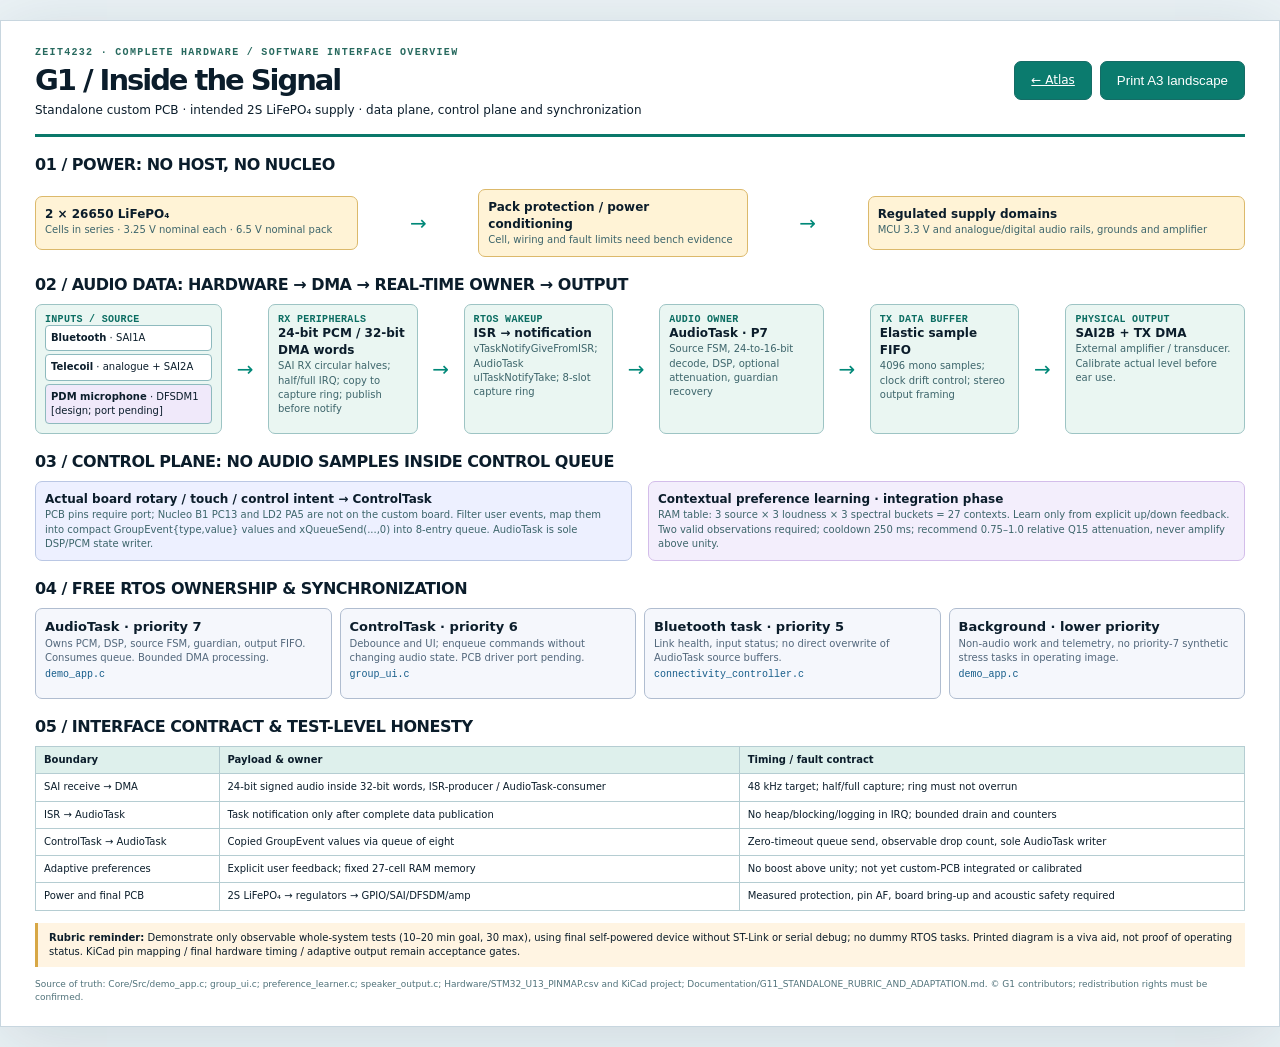
<file: docs/print-architecture.html>
<!doctype html>
<html lang="en">
<head><meta charset="utf-8"><meta name="viewport" content="width=device-width,initial-scale=1">
<title>G1 / Complete System Architecture · A3</title>
<style>
@page{size:A3 landscape;margin:11mm}
*{box-sizing:border-box}
body{background:#ecf3f6;color:#0b1d2b;font:12px/1.43 system-ui,-apple-system,Segoe UI,Arial,sans-serif;margin:0}
.sheet{max-width:1500px;margin:20px auto;background:white;padding:22px 34px;box-shadow:0 12px 70px #143a4b25;border:1px solid #c8d6df}
header{display:flex;justify-content:space-between;align-items:center;padding-bottom:15px;border-bottom:3px solid #0a786a}
header h1{font-size:29px;letter-spacing:-.07em;margin:0}
header span{font:700 10px monospace;letter-spacing:.13em;color:#27695e}
p{margin:0}
h2{font-size:16px;letter-spacing:-.03em;margin:17px 0 7px}
small{font-size:10px}
.row{display:grid;grid-template-columns:1fr 1fr;gap:16px}
.powerbar{display:grid;grid-template-columns:1.2fr .4fr 1fr .4fr 1.4fr;gap:6px;align-items:center;margin:12px 0}
.block{border:1px solid #9dc4c4;border-radius:7px;background:#eaf6f2;min-height:54px;padding:9px}
.block strong{display:block;font-size:12px}
.block span{display:block;color:#3d656b;font-size:10px}
.block.power{background:#fff3d6;border-color:#dcb96b}
.block.control{background:#edf0ff;border-color:#bac7e4}
.block.design{background:#f3eefc;border-color:#d3bdea}
.arrow{text-align:center;font-size:20px;color:#008878}
.audio{display:grid;grid-template-columns:1.25fr .24fr 1fr .24fr 1fr .24fr 1.1fr .24fr 1fr .24fr 1.2fr;gap:5px;align-items:stretch}
.audio .block{min-height:117px}
.audio .arrow{display:grid;place-items:center}
.pill{font:700 10px monospace;color:#0b6d62;letter-spacing:.03em}
.inputs{display:flex;flex-direction:column;gap:3px}
.inputs>div{padding:5px;border:1px solid #8ebabe;border-radius:4px;background:#fff;font-size:10px}
.inputs>.candidate{background:#f0e9fa}
.flow{display:grid;grid-template-columns:repeat(4,minmax(0,1fr));gap:8px}
.t{border:1px solid #b0bdd0;background:#f5f7fc;padding:9px;border-radius:7px;min-height:91px}
.t>strong{display:block;font-size:13px}
.t>span{display:block;color:#52677b;font-size:10px}
.t code{color:#155c89;font-size:10px}
table{width:100%;border-collapse:collapse;font-size:10px}
td,th{padding:6px 8px;border:1px solid #b5cdd2;text-align:left;vertical-align:top}
th{background:#def0ec}
.critical{padding:8px 11px;background:#fff4e2;border-left:3px solid #d7a745;margin-top:12px;font-size:10px}
.fineprint{color:#50727a;font-size:9px;margin-top:11px}
.actions{display:flex;justify-content:space-between;gap:8px}
button,.back{padding:10px 16px;border:1px solid #156c66;border-radius:7px;background:#0b7b6e;color:#fff;cursor:pointer}
@media print{body{background:#fff} .sheet{margin:0;padding:0;border:0;box-shadow:none}.actions{display:none} header{padding-top:0} h1{font-size:27px} h2{margin-top:12px}.audio .block{min-height:108px}}
@media(max-width:900px){.sheet{padding:14px}.audio{display:flex;flex-wrap:wrap}.audio .block{flex:1 1 130px}.row{grid-template-columns:1fr}.flow{grid-template-columns:repeat(2,1fr)}}
</style></head><body><div class="sheet">
<header><div><span>ZEIT4232 · COMPLETE HARDWARE / SOFTWARE INTERFACE OVERVIEW</span><h1>G1 / Inside the Signal</h1><p>Standalone custom PCB · intended 2S LiFePO₄ supply · data plane, control plane and synchronization</p></div><div class="actions"><a class="back" href="./index.html#atlas">← Atlas</a><button onclick="window.print()">Print A3 landscape</button></div></header>
<h2>01 / POWER: NO HOST, NO NUCLEO</h2>
<div class="powerbar"><div class="block power"><strong>2 × 26650 LiFePO₄</strong><span>Cells in series · 3.25 V nominal each · 6.5 V nominal pack</span></div><span class="arrow">→</span><div class="block power"><strong>Pack protection / power conditioning</strong><span>Cell, wiring and fault limits need bench evidence</span></div><span class="arrow">→</span><div class="block power"><strong>Regulated supply domains</strong><span>MCU 3.3 V and analogue/digital audio rails, grounds and amplifier</span></div></div>
<h2>02 / AUDIO DATA: HARDWARE → DMA → REAL-TIME OWNER → OUTPUT</h2>
<div class="audio">
<div class="block"><div class="pill">INPUTS / SOURCE</div><div class="inputs"><div><b>Bluetooth</b> · SAI1A</div><div><b>Telecoil</b> · analogue + SAI2A</div><div class="candidate"><b>PDM microphone</b> · DFSDM1 [design; port pending]</div></div></div>
<div class="arrow">→</div>
<div class="block"><div class="pill">RX PERIPHERALS</div><strong>24-bit PCM / 32-bit DMA words</strong><span>SAI RX circular halves; half/full IRQ; copy to capture ring; publish before notify</span></div>
<div class="arrow">→</div>
<div class="block"><div class="pill">RTOS WAKEUP</div><strong>ISR → notification</strong><span>vTaskNotifyGiveFromISR; AudioTask ulTaskNotifyTake; 8-slot capture ring</span></div>
<div class="arrow">→</div>
<div class="block"><div class="pill">AUDIO OWNER</div><strong>AudioTask · P7</strong><span>Source FSM, 24-to-16-bit decode, DSP, optional attenuation, guardian recovery</span></div>
<div class="arrow">→</div>
<div class="block"><div class="pill">TX DATA BUFFER</div><strong>Elastic sample FIFO</strong><span>4096 mono samples; clock drift control; stereo output framing</span></div>
<div class="arrow">→</div>
<div class="block"><div class="pill">PHYSICAL OUTPUT</div><strong>SAI2B + TX DMA</strong><span>External amplifier / transducer. Calibrate actual level before ear use.</span></div>
</div>
<h2>03 / CONTROL PLANE: NO AUDIO SAMPLES INSIDE CONTROL QUEUE</h2>
<div class="row">
<div class="block control"><strong>Actual board rotary / touch / control intent → ControlTask</strong><span>PCB pins require port; Nucleo B1 PC13 and LD2 PA5 are not on the custom board. Filter user events, map them into compact GroupEvent{type,value} values and xQueueSend(...,0) into 8-entry queue. AudioTask is sole DSP/PCM state writer.</span></div>
<div class="block design"><strong>Contextual preference learning · integration phase</strong><span>RAM table: 3 source × 3 loudness × 3 spectral buckets = 27 contexts. Learn only from explicit up/down feedback. Two valid observations required; cooldown 250 ms; recommend 0.75–1.0 relative Q15 attenuation, never amplify above unity.</span></div>
</div>
<h2>04 / FREE RTOS OWNERSHIP & SYNCHRONIZATION</h2>
<div class="flow">
<div class="t"><strong>AudioTask · priority 7</strong><span>Owns PCM, DSP, source FSM, guardian, output FIFO. Consumes queue. Bounded DMA processing.</span><code>demo_app.c</code></div>
<div class="t"><strong>ControlTask · priority 6</strong><span>Debounce and UI; enqueue commands without changing audio state. PCB driver port pending.</span><code>group_ui.c</code></div>
<div class="t"><strong>Bluetooth task · priority 5</strong><span>Link health, input status; no direct overwrite of AudioTask source buffers.</span><code>connectivity_controller.c</code></div>
<div class="t"><strong>Background · lower priority</strong><span>Non-audio work and telemetry, no priority-7 synthetic stress tasks in operating image.</span><code>demo_app.c</code></div>
</div>
<h2>05 / INTERFACE CONTRACT & TEST-LEVEL HONESTY</h2>
<table><thead><tr><th>Boundary</th><th>Payload & owner</th><th>Timing / fault contract</th></tr></thead><tbody>
<tr><td>SAI receive → DMA</td><td>24-bit signed audio inside 32-bit words, ISR-producer / AudioTask-consumer</td><td>48 kHz target; half/full capture; ring must not overrun</td></tr>
<tr><td>ISR → AudioTask</td><td>Task notification only after complete data publication</td><td>No heap/blocking/logging in IRQ; bounded drain and counters</td></tr>
<tr><td>ControlTask → AudioTask</td><td>Copied GroupEvent values via queue of eight</td><td>Zero-timeout queue send, observable drop count, sole AudioTask writer</td></tr>
<tr><td>Adaptive preferences</td><td>Explicit user feedback; fixed 27-cell RAM memory</td><td>No boost above unity; not yet custom-PCB integrated or calibrated</td></tr>
<tr><td>Power and final PCB</td><td>2S LiFePO₄ → regulators → GPIO/SAI/DFSDM/amp</td><td>Measured protection, pin AF, board bring-up and acoustic safety required</td></tr>
</tbody></table>
<div class="critical"><strong>Rubric reminder:</strong> Demonstrate only observable whole-system tests (10–20 min goal, 30 max), using final self-powered device without ST-Link or serial debug; no dummy RTOS tasks. Printed diagram is a viva aid, not proof of operating status. KiCad pin mapping / final hardware timing / adaptive output remain acceptance gates.</div>
<p class="fineprint">Source of truth: Core/Src/demo_app.c; group_ui.c; preference_learner.c; speaker_output.c; Hardware/STM32_U13_PINMAP.csv and KiCad project; Documentation/G11_STANDALONE_RUBRIC_AND_ADAPTATION.md. © G1 contributors; redistribution rights must be confirmed.</p>
</div></body></html>
</file>
